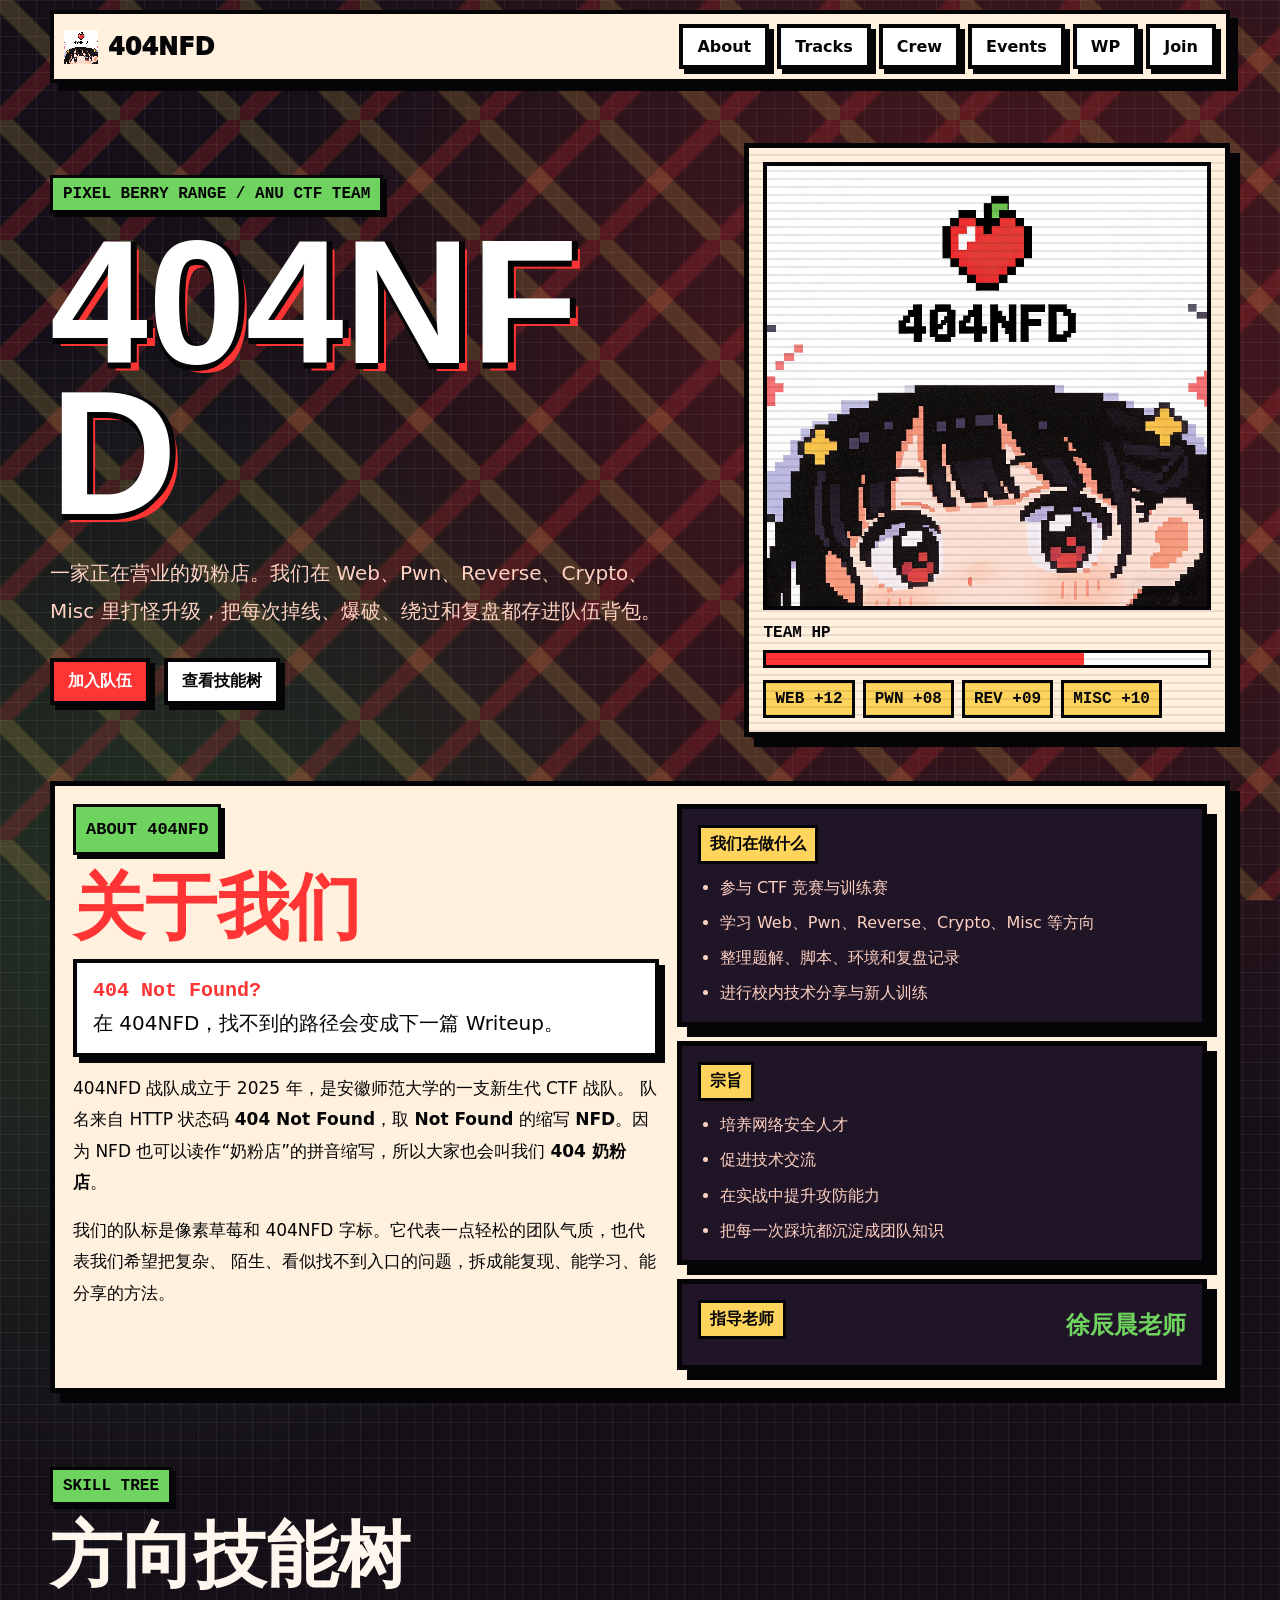
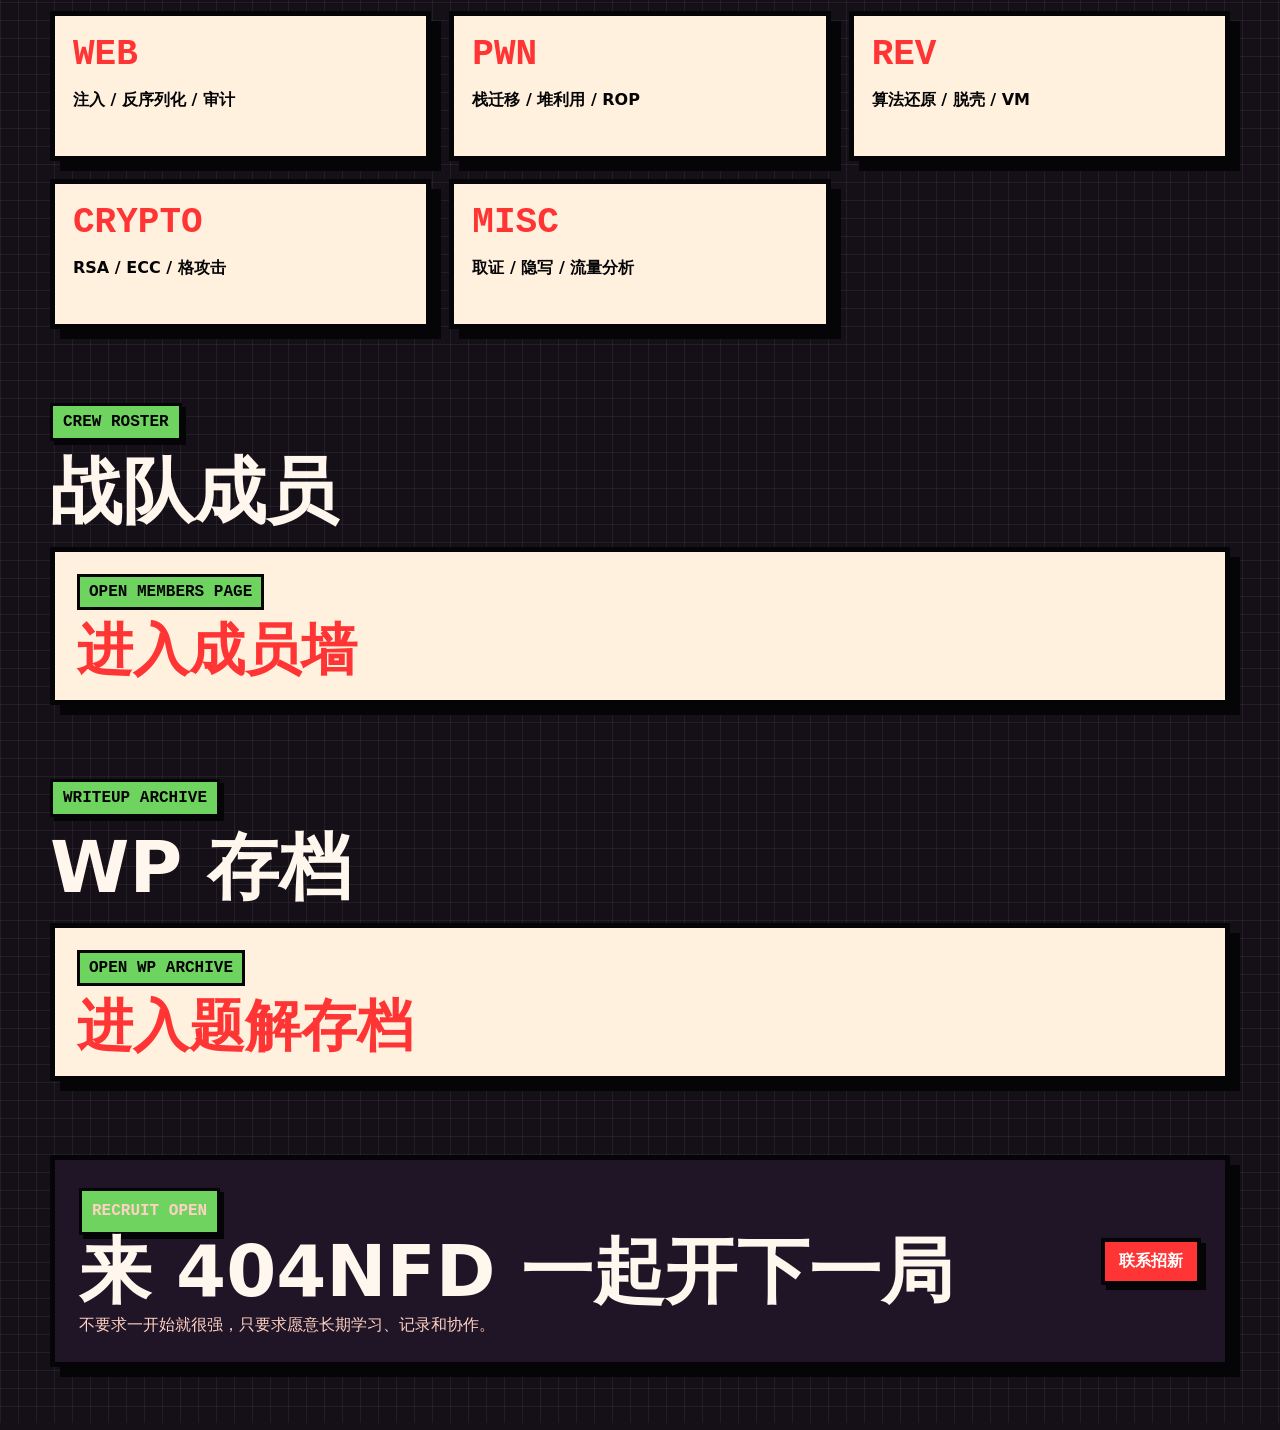
<file: index.html>
<!doctype html>
<html lang="zh-CN">
  <head>
    <meta charset="UTF-8" />
    <meta name="viewport" content="width=device-width, initial-scale=1.0" />
    <meta name="description" content="404NFD CTF Team official website. 像素草莓机房风格的高校 CTF 战队官网。" />
    <meta name="theme-color" content="#151018" />
    <title>404NFD | Pixel Berry Range</title>
    <link rel="icon" href="assets/favicon.ico" />
    <link rel="stylesheet" href="styles/main.css" />
  </head>
  <body>
    <header class="topbar">
      <a class="brand" href="#home" aria-label="404NFD home">
        <img src="assets/favicon.ico" alt="" />
        <span>404NFD</span>
      </a>
      <nav aria-label="主导航">
        <a href="pages/about.html">About</a>
        <a href="pages/tracks.html">Tracks</a>
        <a href="pages/members.html">Crew</a>
        <a href="pages/events.html">Events</a>
        <a href="pages/wp.html">WP</a>
        <a href="pages/join.html">Join</a>
      </nav>
    </header>

    <main>
      <section class="hero" id="home">
        <div class="hero-copy">
          <p class="chip">PIXEL BERRY RANGE / ANU CTF TEAM</p>
          <h1>404NFD</h1>
          <p class="lead">
            一家正在营业的奶粉店。我们在 Web、Pwn、Reverse、Crypto、Misc
            里打怪升级，把每次掉线、爆破、绕过和复盘都存进队伍背包。
          </p>
          <div class="actions">
            <a class="btn primary" href="pages/join.html">加入队伍</a>
            <a class="btn" href="pages/tracks.html">查看技能树</a>
          </div>
        </div>

        <div class="game-card" aria-label="404NFD team card">
          <div class="screen-lines"></div>
          <img src="assets/logo.png" alt="404NFD 队标" />
          <div class="hp">
            <span>TEAM HP</span>
            <i></i>
          </div>
          <div class="mini-stats">
            <span>WEB +12</span>
            <span>PWN +08</span>
            <span>REV +09</span>
            <span>MISC +10</span>
          </div>
        </div>
      </section>

      <section class="about-panel" id="about">
        <div class="about-intro">
          <p class="chip">ABOUT 404NFD</p>
          <h2>关于我们</h2>
          <blockquote>
            <strong>404 Not Found?</strong>
            <span>在 404NFD，找不到的路径会变成下一篇 Writeup。</span>
          </blockquote>
          <p>
            404NFD 战队成立于 2025 年，是安徽师范大学的一支新生代 CTF 战队。
            队名来自 HTTP 状态码 <b>404 Not Found</b>，取 <b>Not Found</b> 的缩写
            <b>NFD</b>。因为 NFD 也可以读作“奶粉店”的拼音缩写，所以大家也会叫我们
            <b>404 奶粉店</b>。
          </p>
          <p>
            我们的队标是像素草莓和 404NFD 字标。它代表一点轻松的团队气质，也代表我们希望把复杂、
            陌生、看似找不到入口的问题，拆成能复现、能学习、能分享的方法。
          </p>
        </div>

        <div class="about-cards">
          <article>
            <span>我们在做什么</span>
            <ul>
              <li>参与 CTF 竞赛与训练赛</li>
              <li>学习 Web、Pwn、Reverse、Crypto、Misc 等方向</li>
              <li>整理题解、脚本、环境和复盘记录</li>
              <li>进行校内技术分享与新人训练</li>
            </ul>
          </article>
          <article>
            <span>宗旨</span>
            <ul>
              <li>培养网络安全人才</li>
              <li>促进技术交流</li>
              <li>在实战中提升攻防能力</li>
              <li>把每一次踩坑都沉淀成团队知识</li>
            </ul>
          </article>
          <article class="teacher-card">
            <span>指导老师</span>
            <strong>徐辰晨老师</strong>
          </article>
        </div>
      </section>

      <section class="grid-section" id="tracks">
        <div class="section-title">
          <p class="chip">SKILL TREE</p>
          <h2>方向技能树</h2>
        </div>
        <div class="skill-grid">
          <article><b>WEB</b><span>注入 / 反序列化 / 审计</span></article>
          <article><b>PWN</b><span>栈迁移 / 堆利用 / ROP</span></article>
          <article><b>REV</b><span>算法还原 / 脱壳 / VM</span></article>
          <article><b>CRYPTO</b><span>RSA / ECC / 格攻击</span></article>
          <article><b>MISC</b><span>取证 / 隐写 / 流量分析</span></article>
        </div>
      </section>

      <section class="crew-section" id="members">
        <div class="section-title">
          <p class="chip">CREW ROSTER</p>
          <h2>战队成员</h2>
        </div>
        <a class="crew-gate" href="pages/members.html">
          <span>OPEN MEMBERS PAGE</span>
          <strong>进入成员墙</strong>
        </a>
      </section>

      <section class="crew-section" id="writeups">
        <div class="section-title">
          <p class="chip">WRITEUP ARCHIVE</p>
          <h2>WP 存档</h2>
        </div>
        <a class="crew-gate" href="pages/wp.html">
          <span>OPEN WP ARCHIVE</span>
          <strong>进入题解存档</strong>
        </a>
      </section>

      <section class="join" id="join">
        <div>
          <p class="chip">RECRUIT OPEN</p>
          <h2>来 404NFD 一起开下一局</h2>
          <p>不要求一开始就很强，只要求愿意长期学习、记录和协作。</p>
        </div>
        <a class="btn primary" href="https://qm.qq.com/q/nKADRLbjC8" target="_blank" rel="noopener">联系招新</a>
      </section>
    </main>
  </body>
</html>
</file>
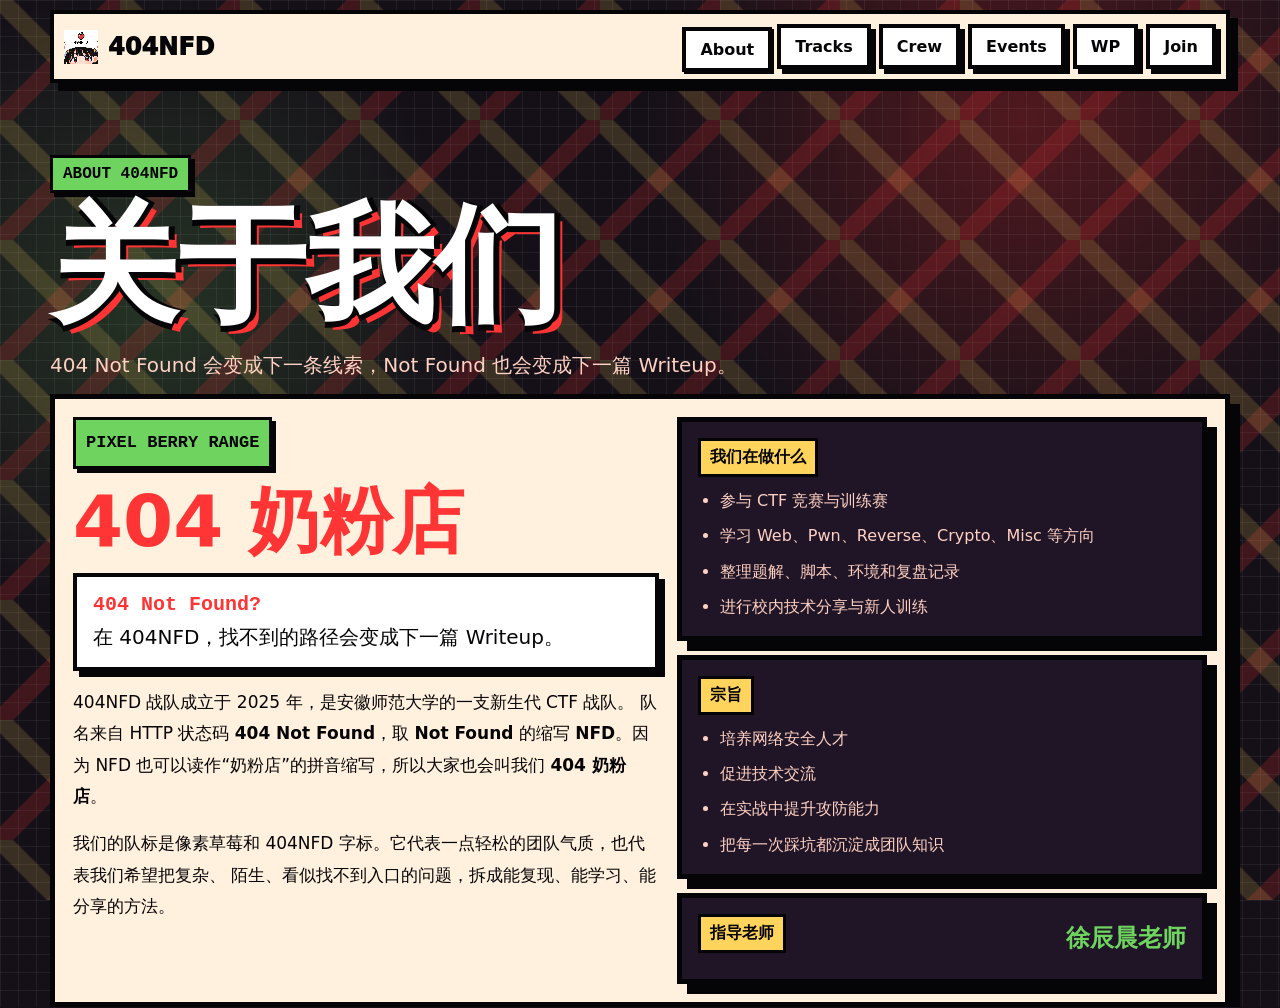
<file: pages/about.html>
<!doctype html>
<html lang="zh-CN">
  <head>
    <meta charset="UTF-8" />
    <meta name="viewport" content="width=device-width, initial-scale=1.0" />
    <meta name="description" content="404NFD CTF Team about page. 404NFD 战队介绍。" />
    <meta name="theme-color" content="#151018" />
    <title>404NFD | About</title>
    <link rel="icon" href="../assets/favicon.ico" />
    <link rel="stylesheet" href="../styles/main.css" />
  </head>
  <body>
    <header class="topbar">
      <a class="brand" href="../index.html" aria-label="404NFD home">
        <img src="../assets/favicon.ico" alt="" />
        <span>404NFD</span>
      </a>
      <nav aria-label="主导航">
        <a href="about.html" aria-current="page">About</a>
        <a href="tracks.html">Tracks</a>
        <a href="members.html">Crew</a>
        <a href="events.html">Events</a>
        <a href="wp.html">WP</a>
        <a href="join.html">Join</a>
      </nav>
    </header>

    <main>
      <section class="page-hero">
        <p class="chip">ABOUT 404NFD</p>
        <h1>关于我们</h1>
        <p class="lead">
          404 Not Found 会变成下一条线索，Not Found 也会变成下一篇 Writeup。
        </p>
      </section>

      <section class="about-panel">
        <div class="about-intro">
          <p class="chip">PIXEL BERRY RANGE</p>
          <h2>404 奶粉店</h2>
          <blockquote>
            <strong>404 Not Found?</strong>
            <span>在 404NFD，找不到的路径会变成下一篇 Writeup。</span>
          </blockquote>
          <p>
            404NFD 战队成立于 2025 年，是安徽师范大学的一支新生代 CTF 战队。
            队名来自 HTTP 状态码 <b>404 Not Found</b>，取 <b>Not Found</b> 的缩写
            <b>NFD</b>。因为 NFD 也可以读作“奶粉店”的拼音缩写，所以大家也会叫我们
            <b>404 奶粉店</b>。
          </p>
          <p>
            我们的队标是像素草莓和 404NFD 字标。它代表一点轻松的团队气质，也代表我们希望把复杂、
            陌生、看似找不到入口的问题，拆成能复现、能学习、能分享的方法。
          </p>
        </div>

        <div class="about-cards">
          <article>
            <span>我们在做什么</span>
            <ul>
              <li>参与 CTF 竞赛与训练赛</li>
              <li>学习 Web、Pwn、Reverse、Crypto、Misc 等方向</li>
              <li>整理题解、脚本、环境和复盘记录</li>
              <li>进行校内技术分享与新人训练</li>
            </ul>
          </article>
          <article>
            <span>宗旨</span>
            <ul>
              <li>培养网络安全人才</li>
              <li>促进技术交流</li>
              <li>在实战中提升攻防能力</li>
              <li>把每一次踩坑都沉淀成团队知识</li>
            </ul>
          </article>
          <article class="teacher-card">
            <span>指导老师</span>
            <strong>徐辰晨老师</strong>
          </article>
        </div>
      </section>
    </main>
  </body>
</html>
</file>
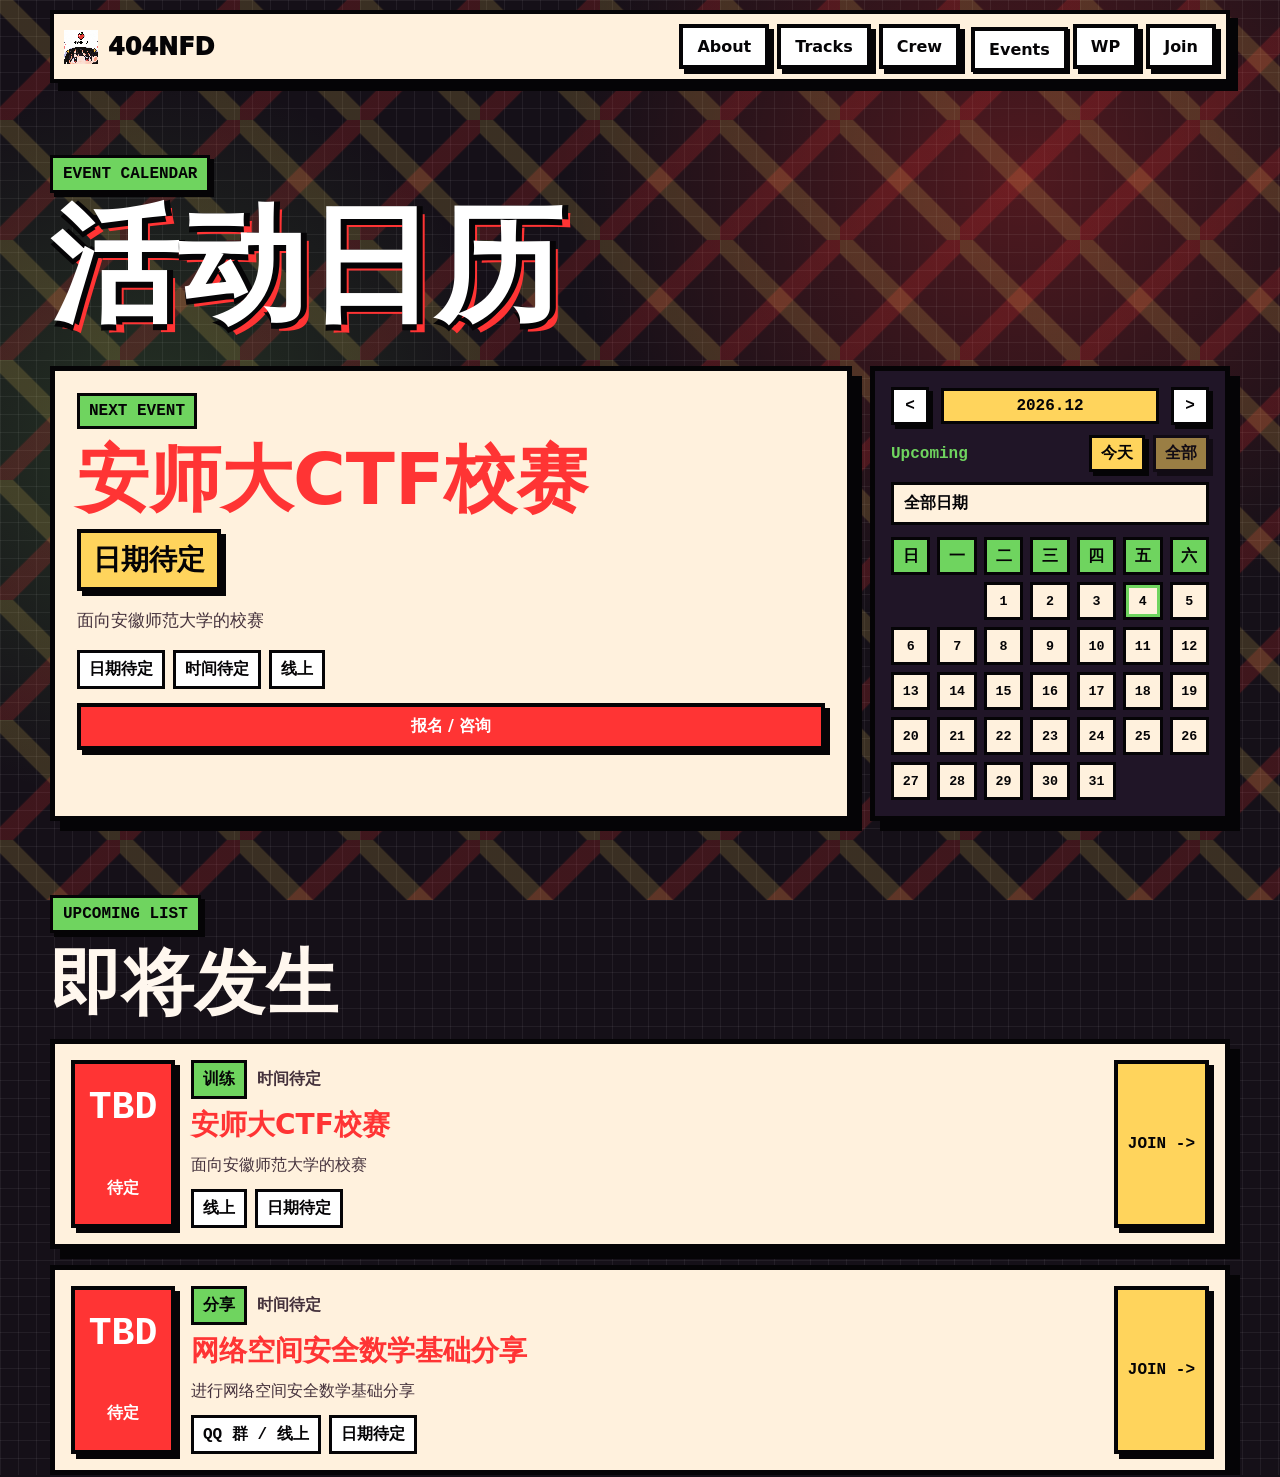
<file: pages/events.html>
<!doctype html>
<html lang="zh-CN">
  <head>
    <meta charset="UTF-8" />
    <meta name="viewport" content="width=device-width, initial-scale=1.0" />
    <meta name="description" content="404NFD CTF Team events calendar. 404NFD 战队活动日历。" />
    <meta name="theme-color" content="#151018" />
    <title>404NFD | Events</title>
    <link rel="icon" href="../assets/favicon.ico" />
    <link rel="stylesheet" href="../styles/main.css" />
    <script src="../scripts/events.js" defer></script>
  </head>
  <body>
    <header class="topbar">
      <a class="brand" href="../index.html" aria-label="404NFD home">
        <img src="../assets/favicon.ico" alt="" />
        <span>404NFD</span>
      </a>
      <nav aria-label="主导航">
        <a href="about.html">About</a>
        <a href="tracks.html">Tracks</a>
        <a href="members.html">Crew</a>
        <a href="events.html" aria-current="page">Events</a>
        <a href="wp.html">WP</a>
        <a href="join.html">Join</a>
      </nav>
    </header>

    <main>
      <section class="page-hero">
        <p class="chip">EVENT CALENDAR</p>
        <h1>活动日历</h1>
      </section>

      <section class="event-dashboard">
        <article class="next-event" id="nextEvent" aria-live="polite"></article>
        <aside class="calendar-card">
          <div class="calendar-head">
            <button class="calendar-nav" id="prevMonth" type="button" aria-label="上一个月">&lt;</button>
            <span id="calendarMonth">----</span>
            <button class="calendar-nav" id="nextMonth" type="button" aria-label="下一个月">&gt;</button>
          </div>
          <div class="calendar-tools">
            <strong>Upcoming</strong>
            <button class="calendar-tool" id="todayButton" type="button">今天</button>
            <button class="calendar-tool" id="clearDateButton" type="button">全部</button>
          </div>
          <p class="calendar-selection" id="calendarSelection" aria-live="polite">全部日期</p>
          <div class="calendar-grid" id="calendarGrid" aria-label="本月活动日历"></div>
        </aside>
      </section>

      <section class="events-section">
        <div class="section-title">
          <p class="chip">UPCOMING LIST</p>
          <h2>即将发生</h2>
        </div>
        <div class="event-list" id="eventList" aria-live="polite"></div>
      </section>
    </main>
  </body>
</html>
</file>
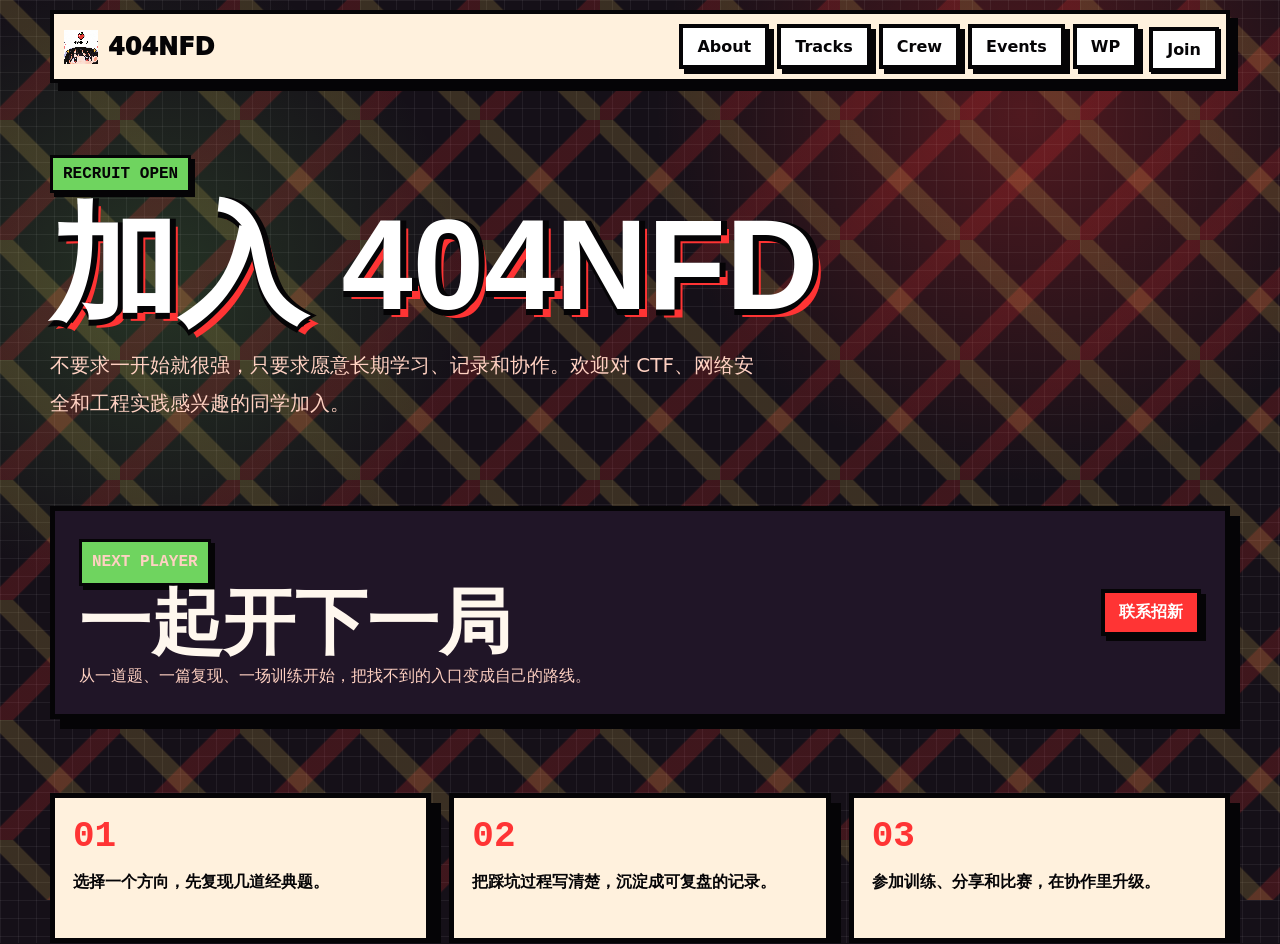
<file: pages/join.html>
<!doctype html>
<html lang="zh-CN">
  <head>
    <meta charset="UTF-8" />
    <meta name="viewport" content="width=device-width, initial-scale=1.0" />
    <meta name="description" content="Join 404NFD CTF Team. 404NFD 战队招新。" />
    <meta name="theme-color" content="#151018" />
    <title>404NFD | Join</title>
    <link rel="icon" href="../assets/favicon.ico" />
    <link rel="stylesheet" href="../styles/main.css" />
  </head>
  <body>
    <header class="topbar">
      <a class="brand" href="../index.html" aria-label="404NFD home">
        <img src="../assets/favicon.ico" alt="" />
        <span>404NFD</span>
      </a>
      <nav aria-label="主导航">
        <a href="about.html">About</a>
        <a href="tracks.html">Tracks</a>
        <a href="members.html">Crew</a>
        <a href="events.html">Events</a>
        <a href="wp.html">WP</a>
        <a href="join.html" aria-current="page">Join</a>
      </nav>
    </header>

    <main>
      <section class="page-hero">
        <p class="chip">RECRUIT OPEN</p>
        <h1>加入 404NFD</h1>
        <p class="lead">
          不要求一开始就很强，只要求愿意长期学习、记录和协作。欢迎对 CTF、网络安全和工程实践感兴趣的同学加入。
        </p>
      </section>

      <section class="join">
        <div>
          <p class="chip">NEXT PLAYER</p>
          <h2>一起开下一局</h2>
          <p>从一道题、一篇复现、一场训练开始，把找不到的入口变成自己的路线。</p>
        </div>
        <a class="btn primary" href="https://qm.qq.com/q/nKADRLbjC8" target="_blank" rel="noopener">联系招新</a>
      </section>

      <section class="crew-section">
        <div class="skill-grid">
          <article><b>01</b><span>选择一个方向，先复现几道经典题。</span></article>
          <article><b>02</b><span>把踩坑过程写清楚，沉淀成可复盘的记录。</span></article>
          <article><b>03</b><span>参加训练、分享和比赛，在协作里升级。</span></article>
        </div>
      </section>
    </main>
  </body>
</html>
</file>
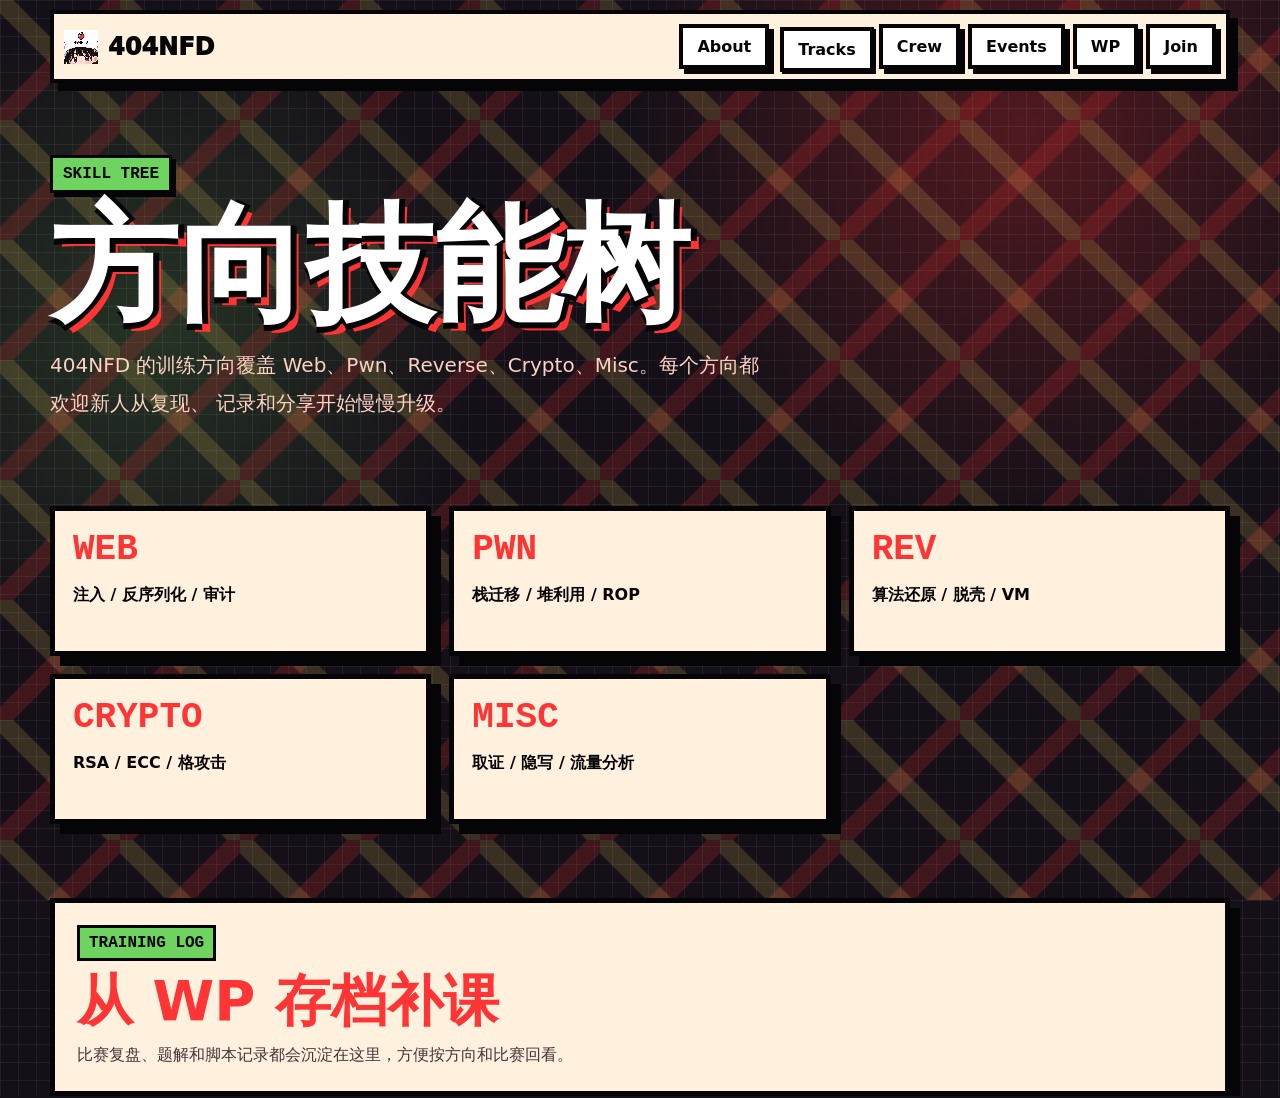
<file: pages/tracks.html>
<!doctype html>
<html lang="zh-CN">
  <head>
    <meta charset="UTF-8" />
    <meta name="viewport" content="width=device-width, initial-scale=1.0" />
    <meta name="description" content="404NFD CTF Team tracks. 404NFD 战队方向技能树。" />
    <meta name="theme-color" content="#151018" />
    <title>404NFD | Tracks</title>
    <link rel="icon" href="../assets/favicon.ico" />
    <link rel="stylesheet" href="../styles/main.css" />
  </head>
  <body>
    <header class="topbar">
      <a class="brand" href="../index.html" aria-label="404NFD home">
        <img src="../assets/favicon.ico" alt="" />
        <span>404NFD</span>
      </a>
      <nav aria-label="主导航">
        <a href="about.html">About</a>
        <a href="tracks.html" aria-current="page">Tracks</a>
        <a href="members.html">Crew</a>
        <a href="events.html">Events</a>
        <a href="wp.html">WP</a>
        <a href="join.html">Join</a>
      </nav>
    </header>

    <main>
      <section class="page-hero">
        <p class="chip">SKILL TREE</p>
        <h1>方向技能树</h1>
        <p class="lead">
          404NFD 的训练方向覆盖 Web、Pwn、Reverse、Crypto、Misc。每个方向都欢迎新人从复现、
          记录和分享开始慢慢升级。
        </p>
      </section>

      <section class="grid-section">
        <div class="skill-grid">
          <article><b>WEB</b><span>注入 / 反序列化 / 审计</span></article>
          <article><b>PWN</b><span>栈迁移 / 堆利用 / ROP</span></article>
          <article><b>REV</b><span>算法还原 / 脱壳 / VM</span></article>
          <article><b>CRYPTO</b><span>RSA / ECC / 格攻击</span></article>
          <article><b>MISC</b><span>取证 / 隐写 / 流量分析</span></article>
        </div>
      </section>

      <section class="crew-section">
        <a class="crew-gate" href="wp.html">
          <span>TRAINING LOG</span>
          <strong>从 WP 存档补课</strong>
          <p>比赛复盘、题解和脚本记录都会沉淀在这里，方便按方向和比赛回看。</p>
        </a>
      </section>
    </main>
  </body>
</html>
</file>
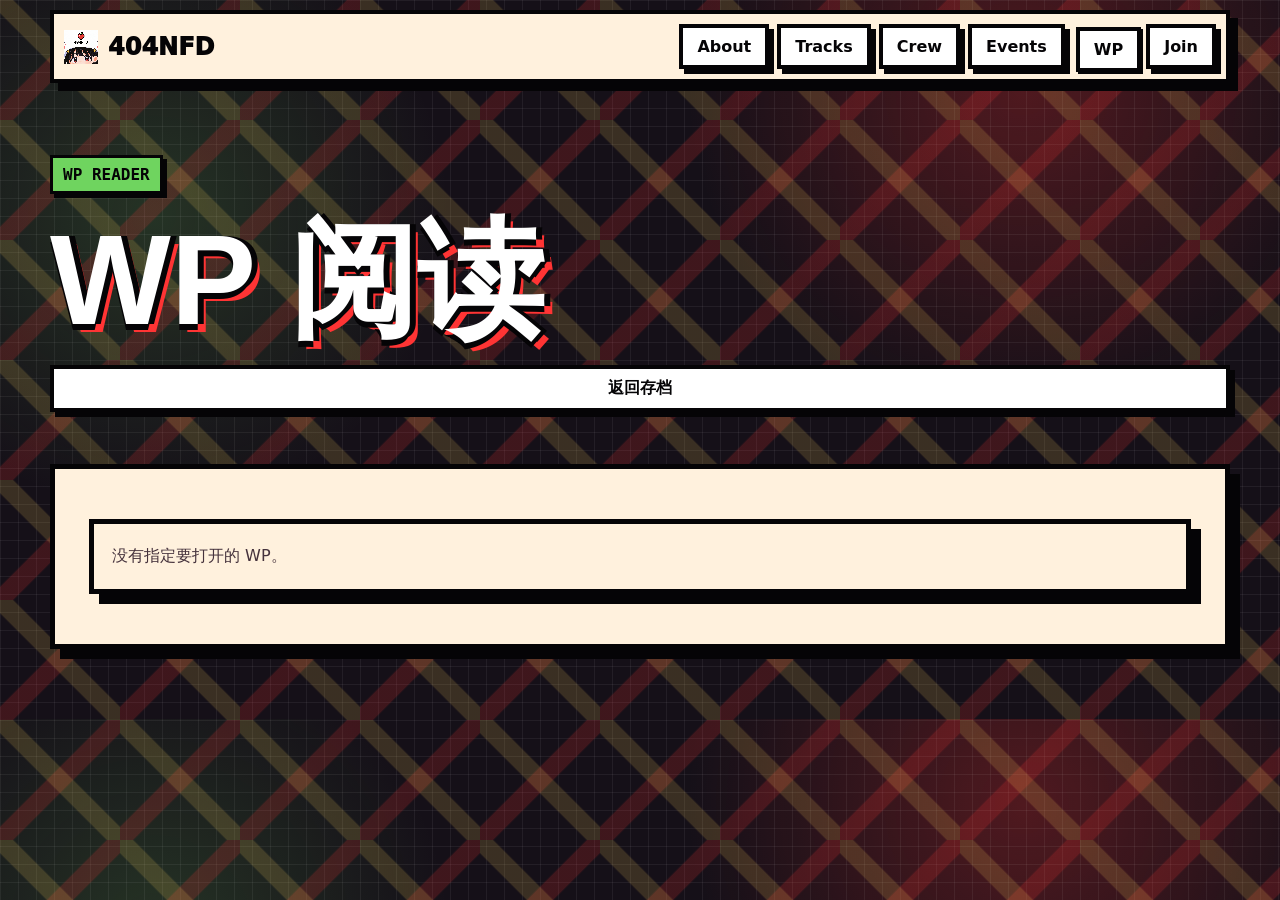
<file: pages/wp-view.html>
<!doctype html>
<html lang="zh-CN">
  <head>
    <meta charset="UTF-8" />
    <meta name="viewport" content="width=device-width, initial-scale=1.0" />
    <meta name="description" content="404NFD CTF Team writeup reader. 404NFD WP 阅读页。" />
    <meta name="theme-color" content="#151018" />
    <title>404NFD | WP Reader</title>
    <link rel="icon" href="../assets/favicon.ico" />
    <link rel="stylesheet" href="../styles/main.css" />
    <script src="../scripts/wp.js" defer></script>
  </head>
  <body>
    <header class="topbar">
      <a class="brand" href="../index.html" aria-label="404NFD home">
        <img src="../assets/favicon.ico" alt="" />
        <span>404NFD</span>
      </a>
      <nav aria-label="主导航">
        <a href="about.html">About</a>
        <a href="tracks.html">Tracks</a>
        <a href="members.html">Crew</a>
        <a href="events.html">Events</a>
        <a href="wp.html" aria-current="page">WP</a>
        <a href="join.html">Join</a>
      </nav>
    </header>

    <main>
      <section class="page-hero compact">
        <p class="chip">WP READER</p>
        <h1 id="wpReaderTitle">WP 阅读</h1>
        <div class="wp-meta" id="wpReaderMeta"></div>
        <a class="btn" href="wp.html">返回存档</a>
      </section>

      <article class="wp-reader" id="wpArticle" aria-live="polite">
        <p>Loading...</p>
      </article>
    </main>
  </body>
</html>
</file>
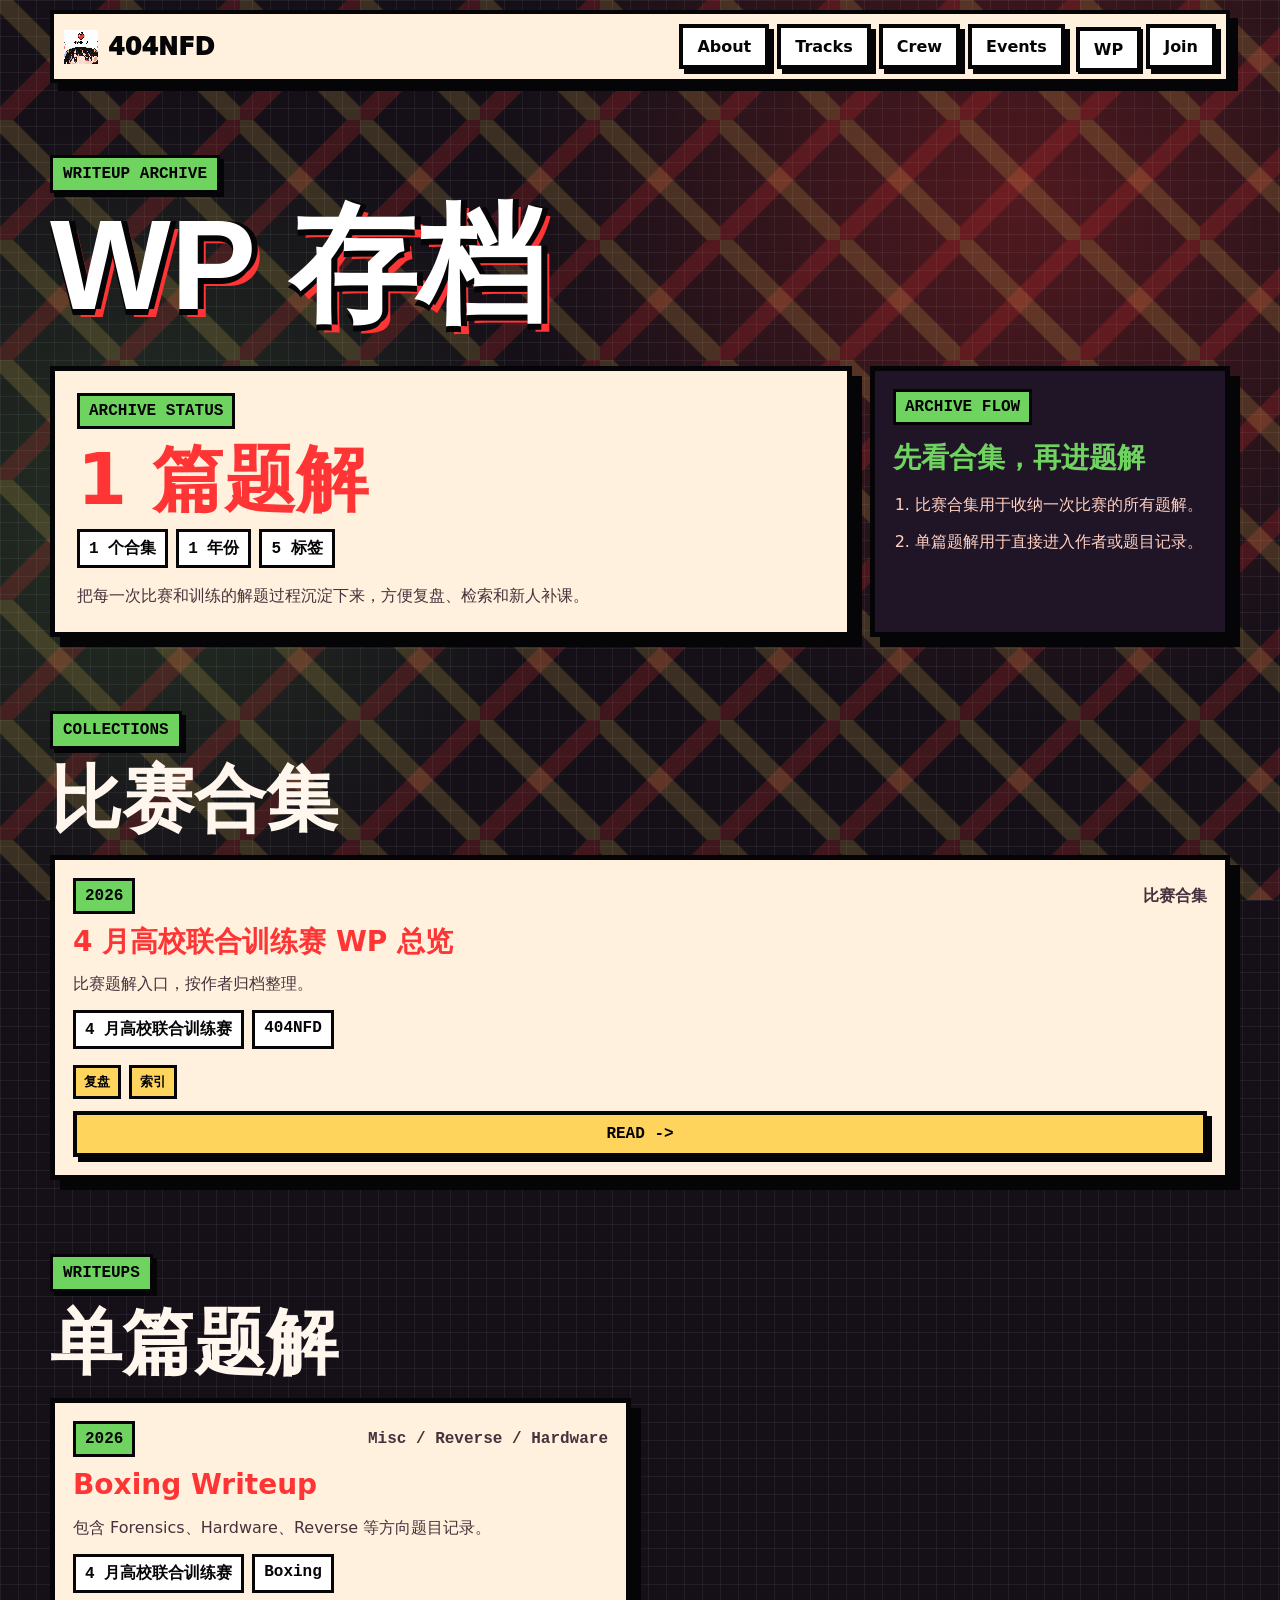
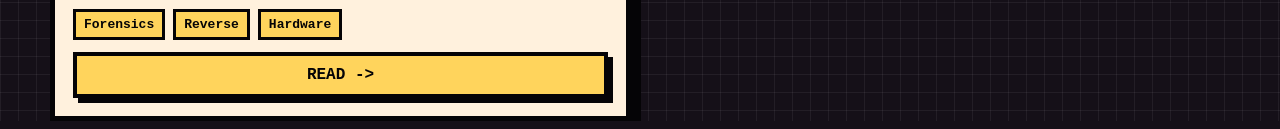
<file: pages/wp.html>
<!doctype html>
<html lang="zh-CN">
  <head>
    <meta charset="UTF-8" />
    <meta name="viewport" content="width=device-width, initial-scale=1.0" />
    <meta name="description" content="404NFD CTF Team writeup archive. 404NFD 战队 WP 存档。" />
    <meta name="theme-color" content="#151018" />
    <title>404NFD | WP Archive</title>
    <link rel="icon" href="../assets/favicon.ico" />
    <link rel="stylesheet" href="../styles/main.css" />
    <script src="../scripts/wp.js" defer></script>
  </head>
  <body>
    <header class="topbar">
      <a class="brand" href="../index.html" aria-label="404NFD home">
        <img src="../assets/favicon.ico" alt="" />
        <span>404NFD</span>
      </a>
      <nav aria-label="主导航">
        <a href="about.html">About</a>
        <a href="tracks.html">Tracks</a>
        <a href="members.html">Crew</a>
        <a href="events.html">Events</a>
        <a href="wp.html" aria-current="page">WP</a>
        <a href="join.html">Join</a>
      </nav>
    </header>

    <main>
      <section class="page-hero">
        <p class="chip">WRITEUP ARCHIVE</p>
        <h1>WP 存档</h1>
      </section>

      <section class="wp-dashboard">
        <article class="wp-summary" id="wpSummary" aria-live="polite"></article>
        <aside class="wp-guide">
          <span>ARCHIVE FLOW</span>
          <strong>先看合集，再进题解</strong>
          <ol>
            <li>比赛合集用于收纳一次比赛的所有题解。</li>
            <li>单篇题解用于直接进入作者或题目记录。</li>
          </ol>
        </aside>
      </section>

      <section class="wp-section">
        <div class="section-title">
          <p class="chip">COLLECTIONS</p>
          <h2>比赛合集</h2>
        </div>
        <div class="wp-grid featured" id="wpCollections" aria-live="polite"></div>
      </section>

      <section class="wp-section">
        <div class="section-title">
          <p class="chip">WRITEUPS</p>
          <h2>单篇题解</h2>
        </div>
        <div class="wp-grid" id="wpArticles" aria-live="polite"></div>
      </section>
    </main>
  </body>
</html>
</file>
<file: styles/main.css>
:root {
  color-scheme: dark;
  --bg: #151018;
  --ink: #fff7ee;
  --muted: #ffd1c2;
  --red: #ff3434;
  --green: #6fd45f;
  --yellow: #ffd45c;
  --black: #050406;
  --line: #050406;
}

* {
  box-sizing: border-box;
}

html {
  scroll-behavior: smooth;
}

body {
  margin: 0;
  font-family: "Microsoft YaHei", "PingFang SC", system-ui, sans-serif;
  color: var(--ink);
  background:
    linear-gradient(90deg, rgba(255, 255, 255, 0.06) 1px, transparent 1px),
    linear-gradient(rgba(255, 255, 255, 0.06) 1px, transparent 1px),
    radial-gradient(circle at 80% 12%, rgba(255, 52, 52, 0.25), transparent 28%),
    radial-gradient(circle at 12% 30%, rgba(111, 212, 95, 0.18), transparent 24%),
    var(--bg);
  background-size: 18px 18px, 18px 18px, auto, auto, auto;
}

body::before {
  position: fixed;
  inset: 0;
  z-index: -1;
  pointer-events: none;
  content: "";
  background-image:
    linear-gradient(45deg, transparent 44%, rgba(255, 212, 92, 0.16) 45%, rgba(255, 212, 92, 0.16) 55%, transparent 56%),
    linear-gradient(-45deg, transparent 44%, rgba(255, 52, 52, 0.18) 45%, rgba(255, 52, 52, 0.18) 55%, transparent 56%);
  background-size: 120px 120px;
  image-rendering: pixelated;
}

a {
  color: inherit;
  text-decoration: none;
}

.topbar,
main {
  width: min(1180px, calc(100% - 28px));
  margin: 0 auto;
}

.topbar {
  position: sticky;
  top: 10px;
  z-index: 10;
  display: flex;
  align-items: center;
  justify-content: space-between;
  gap: 16px;
  padding: 10px;
  border: 4px solid var(--line);
  background: #fff1dd;
  color: var(--black);
  box-shadow: 8px 8px 0 var(--black);
}

.brand {
  display: inline-flex;
  align-items: center;
  gap: 10px;
  font-weight: 950;
  font-size: 24px;
}

.brand img {
  width: 34px;
  height: 34px;
  image-rendering: pixelated;
}

nav {
  display: flex;
  flex-wrap: wrap;
  gap: 8px;
}

nav a,
.btn {
  display: inline-flex;
  align-items: center;
  justify-content: center;
  min-height: 42px;
  padding: 9px 14px;
  border: 4px solid var(--line);
  background: #fff;
  color: var(--black);
  font-weight: 900;
  box-shadow: 5px 5px 0 var(--line);
  transition: transform 120ms ease, box-shadow 120ms ease;
}

nav a:hover,
nav a[aria-current="page"],
.btn:hover {
  transform: translate(3px, 3px);
  box-shadow: 2px 2px 0 var(--line);
}

.hero {
  display: grid;
  grid-template-columns: minmax(0, 1fr) minmax(310px, 0.78fr);
  align-items: center;
  gap: clamp(28px, 6vw, 72px);
  min-height: 78vh;
  padding: 70px 0 44px;
}

.chip {
  display: inline-flex;
  width: fit-content;
  margin: 0 0 14px;
  padding: 7px 10px;
  border: 3px solid var(--line);
  background: var(--green);
  color: var(--black);
  font-family: Consolas, monospace;
  font-weight: 900;
  box-shadow: 4px 4px 0 var(--line);
}

h1,
h2,
p {
  overflow-wrap: anywhere;
}

h1 {
  margin: 0;
  color: #fff;
  font-family: Impact, Haettenschweiler, "Arial Black", sans-serif;
  font-size: clamp(68px, 15vw, 176px);
  line-height: 0.86;
  text-shadow:
    6px 0 0 var(--black),
    0 6px 0 var(--black),
    8px 8px 0 var(--red);
}

h2 {
  margin: 0;
  font-size: clamp(32px, 6vw, 72px);
  line-height: 1;
}

.lead {
  max-width: 720px;
  margin: 24px 0 0;
  color: var(--muted);
  font-size: clamp(16px, 2vw, 20px);
  line-height: 1.9;
}

.page-hero {
  padding: 82px 0 10px;
}

.page-hero.compact {
  display: grid;
  gap: 14px;
}

.page-hero h1 {
  margin: 0;
  color: #fff;
  font-family: Impact, Haettenschweiler, "Arial Black", sans-serif;
  font-size: clamp(54px, 12vw, 128px);
  line-height: 0.9;
  text-shadow:
    6px 0 0 var(--black),
    0 6px 0 var(--black),
    8px 8px 0 var(--red);
}

.actions {
  display: flex;
  flex-wrap: wrap;
  gap: 14px;
  margin-top: 28px;
}

.btn.primary {
  background: var(--red);
  color: white;
}

.game-card,
.about-panel,
.about-cards article,
.skill-grid article,
.member-card,
.next-event,
.calendar-card,
.event-card,
.wp-summary,
.wp-guide,
.wp-card,
.join {
  border: 5px solid var(--line);
  box-shadow: 10px 10px 0 var(--line);
}

.game-card {
  position: relative;
  overflow: hidden;
  padding: 14px;
  background: #fff1dd;
  color: var(--black);
}

.game-card img {
  display: block;
  width: 100%;
  aspect-ratio: 1;
  object-fit: cover;
  object-position: top center;
  border: 4px solid var(--line);
  image-rendering: pixelated;
}

.screen-lines {
  position: absolute;
  inset: 0;
  pointer-events: none;
  background: repeating-linear-gradient(0deg, rgba(0, 0, 0, 0.09), rgba(0, 0, 0, 0.09) 2px, transparent 2px, transparent 8px);
  mix-blend-mode: multiply;
}

.hp {
  display: grid;
  gap: 8px;
  margin-top: 14px;
  font-family: Consolas, monospace;
  font-weight: 900;
}

.hp i {
  display: block;
  height: 18px;
  border: 3px solid var(--line);
  background: linear-gradient(90deg, var(--red) 72%, #fff 72%);
}

.mini-stats {
  display: flex;
  flex-wrap: wrap;
  gap: 8px;
  margin-top: 12px;
}

.mini-stats span {
  padding: 7px 9px;
  border: 3px solid var(--line);
  background: var(--yellow);
  font-family: Consolas, monospace;
  font-weight: 900;
}

.about-panel {
  display: grid;
  grid-template-columns: minmax(0, 1.05fr) minmax(280px, 0.95fr);
  gap: 18px;
  padding: 18px;
  background: #fff1dd;
  color: var(--black);
}

.about-intro {
  display: grid;
  align-content: start;
  gap: 16px;
}

.about-intro h2 {
  color: var(--red);
}

.about-intro p {
  margin: 0;
  font-size: 17px;
  line-height: 1.85;
}

.about-intro blockquote {
  display: grid;
  gap: 8px;
  margin: 0;
  padding: 16px;
  border: 4px solid var(--line);
  background: #fff;
  box-shadow: 6px 6px 0 var(--line);
  font-size: 20px;
}

.about-intro blockquote strong {
  color: var(--red);
  font-family: Consolas, monospace;
}

.about-cards {
  display: grid;
  gap: 14px;
}

.about-cards article {
  padding: 16px;
  background: #201527;
  color: var(--ink);
}

.about-cards span {
  display: inline-flex;
  margin-bottom: 10px;
  padding: 6px 9px;
  border: 3px solid var(--line);
  background: var(--yellow);
  color: var(--black);
  font-family: Consolas, monospace;
  font-weight: 900;
}

.about-cards ul {
  display: grid;
  gap: 8px;
  margin: 0;
  padding-left: 22px;
  color: var(--muted);
  line-height: 1.7;
}

.teacher-card {
  display: flex;
  align-items: center;
  justify-content: space-between;
  gap: 16px;
  flex-wrap: wrap;
}

.teacher-card strong {
  color: var(--green);
  font-size: 24px;
}

.grid-section,
.crew-section,
.events-section,
.wp-section,
.join {
  margin-top: 74px;
}

.section-title {
  margin-bottom: 20px;
}

.skill-grid {
  display: grid;
  grid-template-columns: repeat(3, minmax(0, 1fr));
  gap: 18px;
}

.skill-grid article {
  min-height: 150px;
  padding: 18px;
  background: #fff1dd;
  color: var(--black);
}

.skill-grid b {
  display: block;
  color: var(--red);
  font-family: Consolas, monospace;
  font-size: 36px;
}

.skill-grid span {
  display: block;
  margin-top: 12px;
  font-weight: 800;
  line-height: 1.65;
}

.member-grid {
  display: grid;
  grid-template-columns: repeat(3, minmax(0, 1fr));
  gap: 18px;
}

.member-card {
  display: grid;
  grid-template-rows: auto 1fr;
  min-height: 310px;
  overflow: hidden;
  background: #fff1dd;
  color: var(--black);
  transition: transform 120ms ease, box-shadow 120ms ease;
}

a.member-card:hover {
  transform: translate(4px, 4px);
  box-shadow: 6px 6px 0 var(--line);
}

.avatar-frame {
  position: relative;
  display: grid;
  place-items: center;
  min-height: 178px;
  border-bottom: 5px solid var(--line);
  overflow: hidden;
  background:
    linear-gradient(90deg, rgba(0, 0, 0, 0.08) 1px, transparent 1px),
    linear-gradient(rgba(0, 0, 0, 0.08) 1px, transparent 1px),
    #fff;
  background-size: 16px 16px;
}

.avatar-frame::after {
  position: absolute;
  inset: 0;
  pointer-events: none;
  content: "";
  background: repeating-linear-gradient(0deg, rgba(0, 0, 0, 0.08), rgba(0, 0, 0, 0.08) 2px, transparent 2px, transparent 7px);
}

.avatar-frame img {
  position: relative;
  z-index: 1;
  width: 100%;
  height: 100%;
  min-height: 178px;
  object-fit: cover;
  image-rendering: pixelated;
}

.avatar-fallback {
  position: absolute;
  z-index: 0;
  display: grid;
  place-items: center;
  width: 92px;
  height: 92px;
  border: 5px solid var(--line);
  background: var(--red);
  color: #fff;
  font-family: Consolas, monospace;
  font-size: 42px;
  font-weight: 900;
}

.member-body {
  display: grid;
  align-content: start;
  gap: 10px;
  padding: 16px;
}

.member-topline {
  display: flex;
  align-items: center;
  justify-content: space-between;
  gap: 10px;
}

.member-name {
  margin: 0;
  color: var(--red);
  font-size: 24px;
  line-height: 1.15;
}

.member-role {
  padding: 5px 8px;
  border: 3px solid var(--line);
  background: var(--green);
  color: var(--black);
  font-family: Consolas, monospace;
  font-size: 13px;
  font-weight: 900;
  white-space: nowrap;
}

.member-bio {
  margin: 0;
  color: #45323c;
  line-height: 1.72;
}

.member-tags {
  display: flex;
  flex-wrap: wrap;
  gap: 8px;
  margin-top: 4px;
}

.member-tags span {
  padding: 5px 8px;
  border: 3px solid var(--line);
  background: var(--yellow);
  color: var(--black);
  font-family: Consolas, monospace;
  font-size: 13px;
  font-weight: 900;
}

.member-more {
  margin-top: 4px;
  color: var(--red);
  font-family: Consolas, monospace;
  font-weight: 900;
}

.member-empty {
  padding: 18px;
  border: 5px solid var(--line);
  background: #fff1dd;
  color: var(--black);
  box-shadow: 10px 10px 0 var(--line);
}

.crew-gate {
  display: grid;
  gap: 12px;
  padding: 22px;
  border: 5px solid var(--line);
  background: #fff1dd;
  color: var(--black);
  box-shadow: 10px 10px 0 var(--line);
  transition: transform 120ms ease, box-shadow 120ms ease;
}

.crew-gate:hover {
  transform: translate(4px, 4px);
  box-shadow: 6px 6px 0 var(--line);
}

.crew-gate span {
  width: fit-content;
  padding: 6px 9px;
  border: 3px solid var(--line);
  background: var(--green);
  color: var(--black);
  font-family: Consolas, monospace;
  font-weight: 900;
}

.crew-gate strong {
  color: var(--red);
  font-size: clamp(28px, 5vw, 56px);
  line-height: 1;
}

.crew-gate p {
  max-width: 760px;
  margin: 0;
  color: #45323c;
  line-height: 1.75;
}

.crew-gate code,
.page-hero code {
  padding: 2px 6px;
  border: 3px solid var(--line);
  background: var(--yellow);
  color: var(--black);
  font-family: Consolas, monospace;
  font-weight: 900;
}

.event-dashboard {
  display: grid;
  grid-template-columns: minmax(0, 1fr) minmax(280px, 360px);
  gap: 18px;
  margin-top: 34px;
}

.next-event {
  display: grid;
  align-content: start;
  gap: 14px;
  min-height: 320px;
  padding: 22px;
  background: #fff1dd;
  color: var(--black);
}

.event-label,
.event-topline span {
  width: fit-content;
  padding: 6px 9px;
  border: 3px solid var(--line);
  background: var(--green);
  color: var(--black);
  font-family: Consolas, monospace;
  font-weight: 900;
}

.next-event h2 {
  color: var(--red);
}

.next-event p {
  margin: 0;
  color: #45323c;
  font-size: 17px;
  line-height: 1.8;
}

.event-countdown {
  width: fit-content;
  padding: 8px 12px;
  border: 4px solid var(--line);
  background: var(--yellow);
  color: var(--black);
  font-family: Consolas, monospace;
  font-size: 28px;
  font-weight: 900;
  box-shadow: 5px 5px 0 var(--line);
}

.event-meta {
  display: flex;
  flex-wrap: wrap;
  gap: 8px;
}

.event-meta span {
  padding: 6px 9px;
  border: 3px solid var(--line);
  background: #fff;
  color: var(--black);
  font-family: Consolas, monospace;
  font-weight: 900;
}

.calendar-card {
  padding: 16px;
  background: #201527;
}

.calendar-head {
  display: flex;
  align-items: center;
  justify-content: space-between;
  gap: 12px;
  margin-bottom: 10px;
  font-family: Consolas, monospace;
  font-weight: 900;
}

.calendar-head span {
  flex: 1;
  padding: 6px 9px;
  border: 3px solid var(--line);
  background: var(--yellow);
  color: var(--black);
  text-align: center;
}

.calendar-head strong {
  color: var(--green);
}

.calendar-nav,
.calendar-tool {
  appearance: none;
  display: inline-grid;
  place-items: center;
  border-radius: 0;
  border: 3px solid var(--line);
  background: #fff;
  color: var(--black);
  font: inherit;
  font-weight: 900;
  cursor: pointer;
  box-shadow: 4px 4px 0 var(--line);
  transition: transform 120ms ease, box-shadow 120ms ease;
}

.calendar-nav {
  width: 38px;
  min-width: 38px;
  height: 38px;
  padding: 0;
}

.calendar-tools {
  display: flex;
  align-items: center;
  gap: 8px;
  flex-wrap: wrap;
  margin-bottom: 10px;
  font-family: Consolas, monospace;
  font-weight: 900;
}

.calendar-tools strong {
  margin-right: auto;
  color: var(--green);
}

.calendar-tool {
  min-height: 34px;
  padding: 5px 9px;
  background: var(--yellow);
}

.calendar-tool:disabled {
  cursor: default;
  opacity: 0.55;
  transform: none;
  box-shadow: 4px 4px 0 var(--line);
}

.calendar-selection {
  margin: 0 0 12px;
  padding: 8px 10px;
  border: 3px solid var(--line);
  background: #fff1dd;
  color: var(--black);
  font-family: Consolas, monospace;
  font-weight: 900;
}

.calendar-grid {
  display: grid;
  grid-template-columns: repeat(7, minmax(0, 1fr));
  gap: 7px;
}

.calendar-grid b,
.calendar-cell {
  display: grid;
  place-items: center;
  min-height: 38px;
  border: 3px solid var(--line);
  background: #fff1dd;
  color: var(--black);
  font-family: Consolas, monospace;
  font-weight: 900;
}

.calendar-grid b {
  background: var(--green);
}

.calendar-cell {
  appearance: none;
  width: 100%;
  padding: 0;
  border-radius: 0;
  cursor: pointer;
  transition: transform 120ms ease, box-shadow 120ms ease, background 120ms ease;
}

.calendar-cell.muted {
  opacity: 0;
  pointer-events: none;
}

.calendar-cell.active {
  background: var(--red);
  color: #fff;
  box-shadow: 0 0 0 3px var(--yellow) inset;
}

.calendar-cell.today {
  box-shadow: 0 0 0 3px var(--green) inset;
}

.calendar-cell.active.today {
  box-shadow:
    0 0 0 3px var(--yellow) inset,
    0 0 0 6px var(--green) inset;
}

.calendar-cell.selected {
  background: var(--yellow);
  color: var(--black);
  transform: translate(3px, 3px);
  box-shadow: 4px 4px 0 var(--line);
}

.calendar-cell.active.selected {
  background: var(--red);
  color: #fff;
  box-shadow:
    4px 4px 0 var(--line),
    0 0 0 3px var(--yellow) inset;
}

.calendar-nav:hover,
.calendar-nav:focus-visible,
.calendar-tool:not(:disabled):hover,
.calendar-tool:not(:disabled):focus-visible,
.calendar-cell:hover,
.calendar-cell:focus-visible {
  transform: translate(3px, 3px);
  outline: none;
  box-shadow: 2px 2px 0 var(--line);
}

.event-list {
  display: grid;
  gap: 16px;
}

.event-card {
  display: grid;
  grid-template-columns: 104px minmax(0, 1fr) auto;
  gap: 16px;
  align-items: stretch;
  padding: 16px;
  background: #fff1dd;
  color: var(--black);
}

.event-date {
  display: grid;
  place-items: center;
  min-height: 92px;
  border: 4px solid var(--line);
  background: var(--red);
  color: #fff;
  font-family: Consolas, monospace;
  box-shadow: 5px 5px 0 var(--line);
}

.event-date strong {
  font-size: 38px;
  line-height: 1;
}

.event-date span {
  font-weight: 900;
}

.event-body {
  display: grid;
  gap: 10px;
}

.event-topline {
  display: flex;
  align-items: center;
  gap: 10px;
  flex-wrap: wrap;
}

.event-topline time {
  color: #45323c;
  font-family: Consolas, monospace;
  font-weight: 900;
}

.event-body h3 {
  margin: 0;
  color: var(--red);
  font-size: 28px;
  line-height: 1.15;
}

.event-body p {
  margin: 0;
  color: #45323c;
  line-height: 1.72;
}

.event-link {
  display: grid;
  place-items: center;
  min-width: 92px;
  padding: 10px;
  border: 4px solid var(--line);
  background: var(--yellow);
  color: var(--black);
  font-family: Consolas, monospace;
  font-weight: 900;
  text-align: center;
  box-shadow: 5px 5px 0 var(--line);
  transition: transform 120ms ease, box-shadow 120ms ease;
}

.event-link:hover {
  transform: translate(3px, 3px);
  box-shadow: 2px 2px 0 var(--line);
}

.wp-dashboard {
  display: grid;
  grid-template-columns: minmax(0, 1fr) minmax(280px, 360px);
  gap: 18px;
  margin-top: 34px;
}

.wp-summary,
.wp-guide,
.wp-card {
  background: #fff1dd;
  color: var(--black);
}

.wp-summary {
  display: grid;
  align-content: start;
  gap: 14px;
  min-height: 260px;
  padding: 22px;
}

.wp-label,
.wp-guide span,
.wp-card-top span {
  width: fit-content;
  padding: 6px 9px;
  border: 3px solid var(--line);
  background: var(--green);
  color: var(--black);
  font-family: Consolas, monospace;
  font-weight: 900;
}

.wp-summary h2 {
  color: var(--red);
}

.wp-summary p,
.wp-card p {
  margin: 0;
  color: #45323c;
  line-height: 1.75;
}

.wp-stats,
.wp-meta {
  display: flex;
  flex-wrap: wrap;
  gap: 8px;
}

.wp-stats span,
.wp-meta span {
  padding: 6px 9px;
  border: 3px solid var(--line);
  background: #fff;
  color: var(--black);
  font-family: Consolas, monospace;
  font-weight: 900;
}

.wp-guide {
  display: grid;
  align-content: start;
  gap: 14px;
  padding: 18px;
  background: #201527;
  color: var(--ink);
}

.wp-guide strong {
  color: var(--green);
  font-size: 28px;
}

.wp-guide ol {
  display: grid;
  gap: 10px;
  margin: 0;
  padding-left: 22px;
  color: var(--muted);
  line-height: 1.7;
}

.wp-guide code {
  padding: 2px 6px;
  border: 3px solid var(--line);
  background: var(--yellow);
  color: var(--black);
  font-family: Consolas, monospace;
  font-weight: 900;
}

.wp-grid {
  display: grid;
  grid-template-columns: repeat(2, minmax(0, 1fr));
  gap: 18px;
}

.wp-grid.featured {
  grid-template-columns: 1fr;
}

.wp-card {
  display: grid;
  align-content: start;
  gap: 12px;
  padding: 18px;
}

.wp-card-top {
  display: flex;
  align-items: center;
  justify-content: space-between;
  gap: 12px;
  flex-wrap: wrap;
}

.wp-card-top strong {
  color: #45323c;
  font-family: Consolas, monospace;
}

.wp-card h3 {
  margin: 0;
  color: var(--red);
  font-size: 28px;
  line-height: 1.15;
}

.wp-reader {
  margin: 42px 0 70px;
  padding: clamp(18px, 4vw, 34px);
  border: 5px solid var(--line);
  background: #fff1dd;
  color: var(--black);
  box-shadow: 10px 10px 0 var(--line);
}

.wp-reader h2,
.wp-reader h3,
.wp-reader h4,
.wp-reader h5 {
  color: var(--red);
  line-height: 1.2;
}

.wp-reader p,
.wp-reader li {
  color: #45323c;
  font-size: 16px;
  line-height: 1.8;
}

.wp-reader a {
  color: var(--red);
  font-weight: 900;
  text-decoration: underline;
  text-decoration-thickness: 3px;
}

.wp-reader img {
  display: block;
  width: min(100%, 920px);
  height: auto;
  margin: 16px 0 24px;
  border: 4px solid var(--line);
  background: #fff;
  box-shadow: 5px 5px 0 var(--line);
}

.wp-reader ul {
  display: grid;
  gap: 8px;
  padding-left: 22px;
}

.wp-reader blockquote {
  margin: 18px 0;
  padding: 14px 16px;
  border: 4px solid var(--line);
  background: #fff;
  box-shadow: 5px 5px 0 var(--line);
}

.wp-reader pre {
  overflow-x: auto;
  padding: 16px;
  border: 4px solid var(--line);
  background: #201527;
  color: var(--green);
  box-shadow: 5px 5px 0 var(--line);
}

.wp-reader code {
  font-family: Consolas, monospace;
}

.wp-reader p code,
.wp-reader li code {
  padding: 2px 6px;
  border: 3px solid var(--line);
  background: var(--yellow);
  color: var(--black);
  font-weight: 900;
}

.join p {
  margin: 4px 0 0;
  color: var(--muted);
  line-height: 1.7;
}

.join {
  display: grid;
  grid-template-columns: 1fr auto;
  align-items: center;
  gap: 24px;
  margin-bottom: 56px;
  padding: 24px;
  background: #201527;
}

@media (max-width: 860px) {
  .topbar,
  .hero,
  .about-panel,
  .event-dashboard,
  .wp-dashboard,
  .join {
    grid-template-columns: 1fr;
  }

  .hero {
    min-height: auto;
  }

  .topbar {
    position: static;
    align-items: flex-start;
    flex-direction: column;
  }

  .skill-grid {
    grid-template-columns: 1fr;
  }

  .member-grid {
    grid-template-columns: repeat(2, minmax(0, 1fr));
  }

  .event-card {
    grid-template-columns: 86px minmax(0, 1fr);
  }

  .wp-grid {
    grid-template-columns: 1fr;
  }

  .event-link {
    grid-column: 1 / -1;
    min-height: 46px;
  }
}

@media (max-width: 560px) {
  nav a,
  .btn,
  .actions {
    width: 100%;
  }

  .member-grid {
    grid-template-columns: 1fr;
  }

  .event-card {
    grid-template-columns: 1fr;
  }

  .event-date {
    width: 104px;
  }
}
</file>
